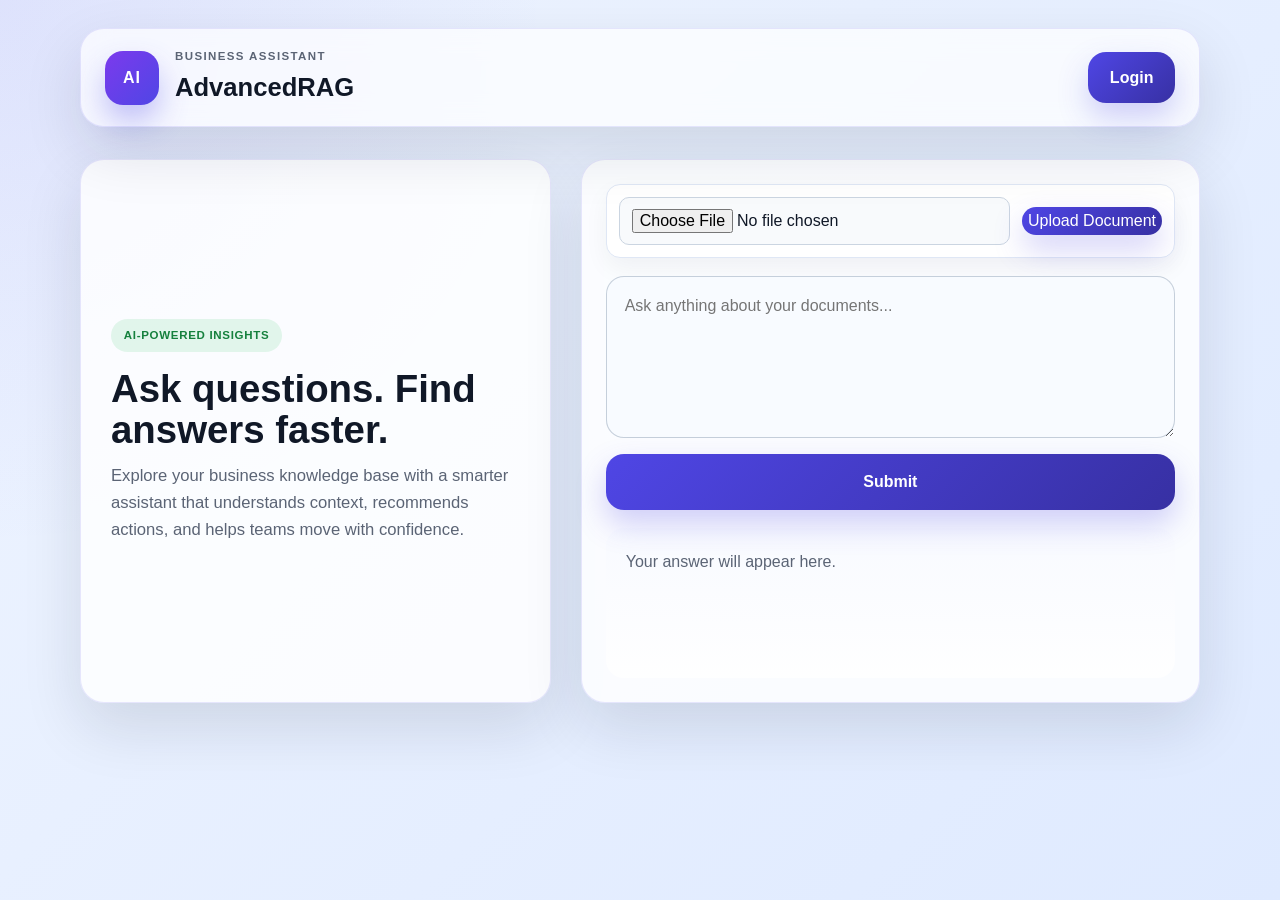
<file: frontend/index.html>
<!DOCTYPE html>
<html lang="en">

<head>
    <meta charset="UTF-8">
    <meta name="viewport" content="width=device-width, initial-scale=1.0">
    <title>AdvancedRAG</title>
    <link rel="stylesheet" href="style.css">
</head>

<body class="app-body">
    <main class="page-shell">
        <nav class="topbar">
            <div class="brand-wrap">
                <div class="brand-mark">AI</div>
                <div>
                    <span class="eyebrow">Business assistant</span>
                    <h1>AdvancedRAG</h1>
                </div>
            </div>
            <button type="button" class="primary-btn" onclick="window.location.href='login.html'">Login</button>
        </nav>

        <section class="hero-panel">
            <div class="hero-copy">
                <span class="tag">AI-powered insights</span>
                <h2>Ask questions. Find answers faster.</h2>
                <p>
                    Explore your business knowledge base with a smarter assistant that understands context,
                    recommends actions, and helps teams move with confidence.
                </p>
            </div>

            <div class="chat-card">
                <div class="upload-panel">
                    <input type="file" id="pdf-upload" accept=".pdf, .txt">
                    <button type="button" id="upload-btn">Upload Document</button>
                </div>

                <form id="chatbot" class="chat-form">
                    <label for="txt_value" class="sr-only">Your question</label>
                    <textarea id="txt_value" rows="5" placeholder="Ask anything about your documents..."></textarea>
                    <button type="submit">Submit</button>
                </form>

                <div id="cat-box" class="card response-box">
                    <p>Your answer will appear here.</p>
                </div>
            </div>
        </section>
    </main>
    <script src="script.js"></script>
</body>

</html>
</file>
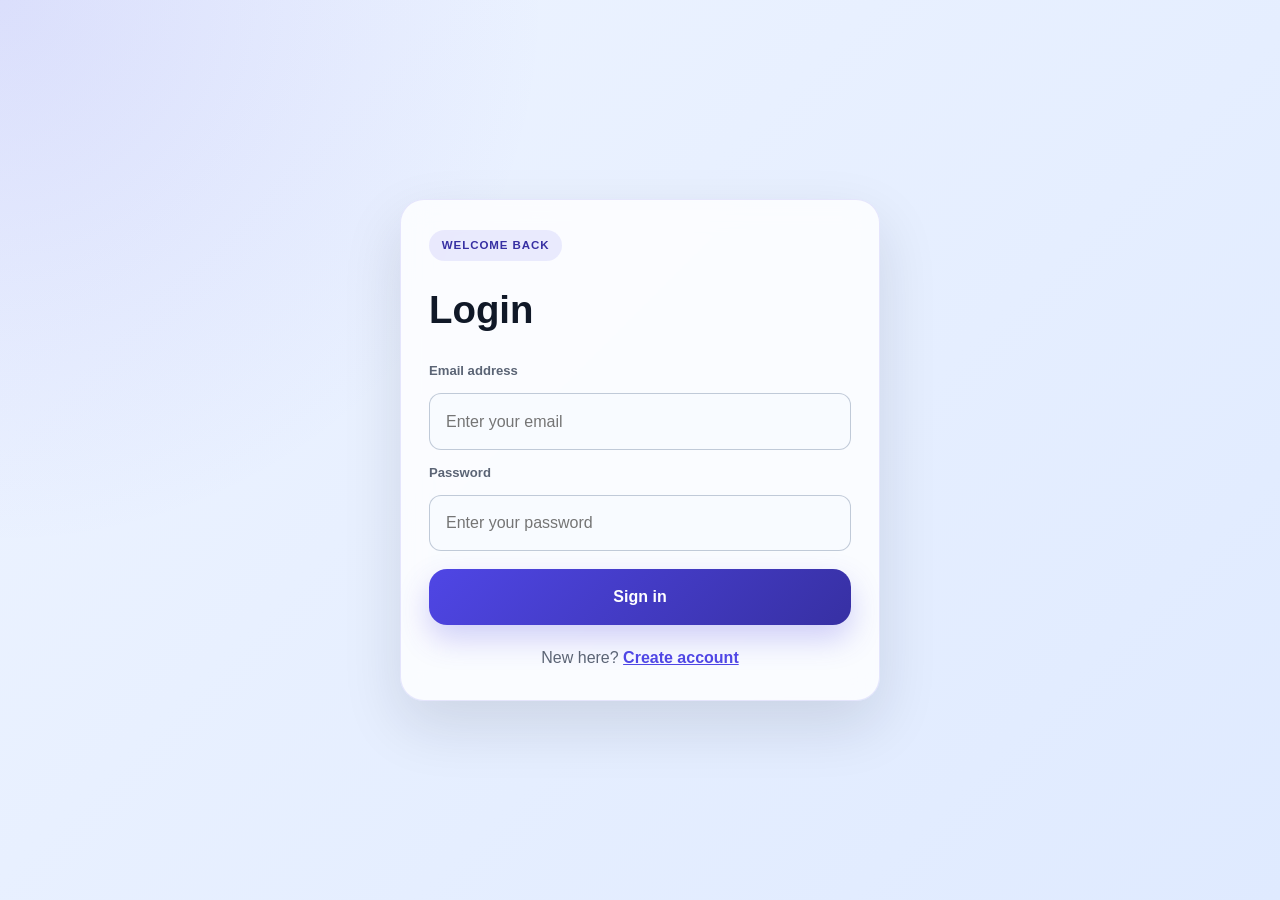
<file: frontend/login.html>
<!DOCTYPE html>
<html lang="en">
<head>
    <meta charset="UTF-8">
    <meta name="viewport" content="width=device-width, initial-scale=1.0">
    <title>Login</title>
    <link rel="stylesheet" href="style.css">
</head>
<body class="auth-body">
    <main class="auth-shell">
        <div class="auth-card">
            <span class="auth-badge">Welcome back</span>
            <form id="login" class="auth-form">
                <h1>Login</h1>

                <label for="login_email">Email address</label>
                <input id="login_email" type="email" required placeholder="Enter your email">

                <label for="login_pass">Password</label>
                <input id="login_pass" type="password" required placeholder="Enter your password">

                <button type="submit">Sign in</button>
                <p class="auth-switch">
                    New here? <a href="signup.html">Create account</a>
                </p>
            </form>
        </div>
    </main>
    <script src="script.js"></script>
</body>
</html>
</file>
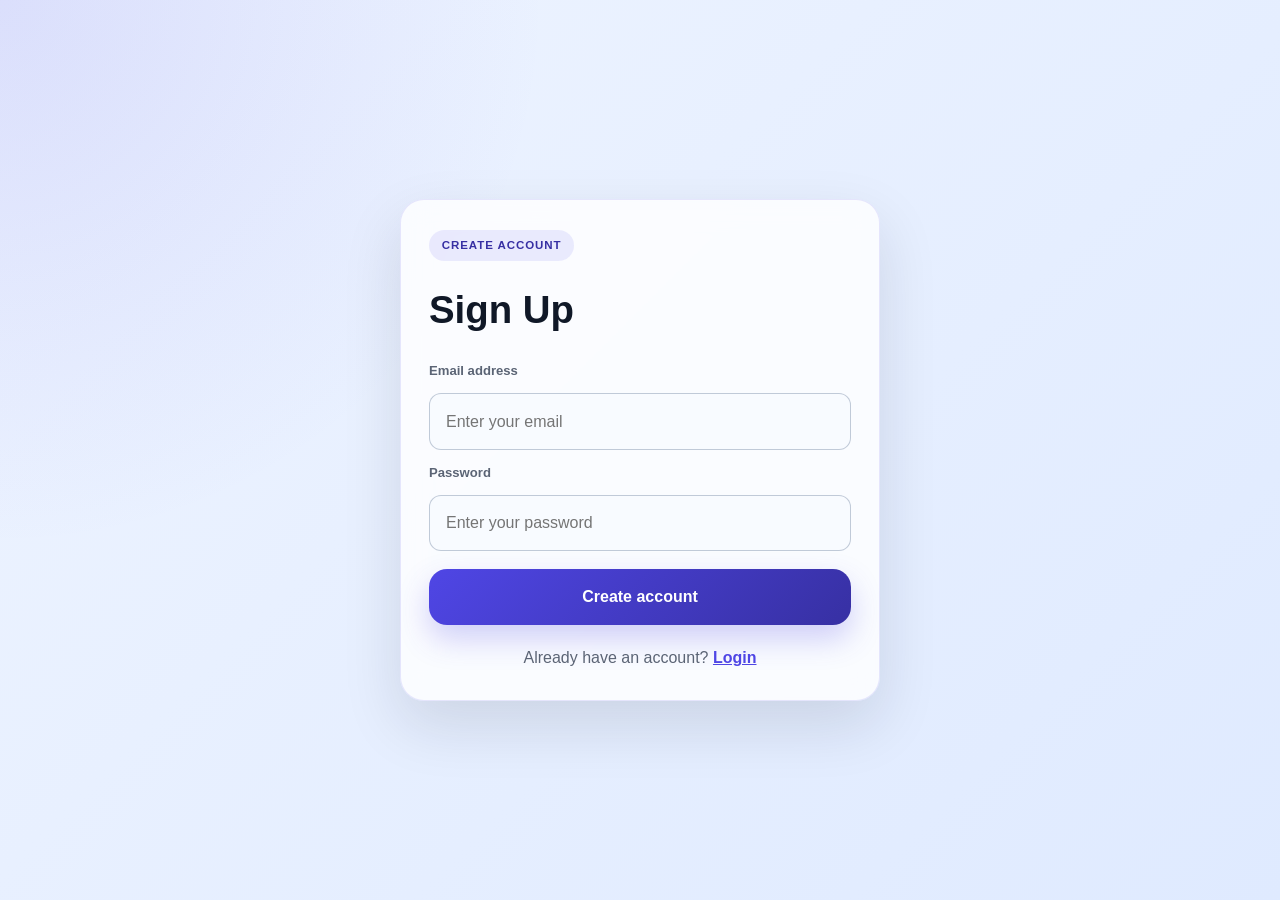
<file: frontend/signup.html>
<!DOCTYPE html>
<html lang="en">
<head>
    <meta charset="UTF-8">
    <meta name="viewport" content="width=device-width, initial-scale=1.0">
    <title>Login/SignUp</title>
    <link rel="stylesheet" href="style.css">
</head>
<body class="auth-body">
    <main class="auth-shell">
        <div class="auth-card">
            <span class="auth-badge">Create account</span>
            <form id="SignUp" class="auth-form">
                <h1>Sign Up</h1>

                <label for="signup_email">Email address</label>
                <input type="email" required placeholder="Enter your email" id="signup_email">

                <label for="signup_pass">Password</label>
                <input type="password" required placeholder="Enter your password" id="signup_pass">

                <button type="submit">Create account</button>
                <p class="auth-switch">
                    Already have an account? <a href="login.html">Login</a>
                </p>
            </form>
        </div>
        <div id="signup_display"></div>
    </main>
    <script src="script.js"></script>
</body>
</html>
</file>
<file: frontend/style.css>
:root {
    --primary: #4f46e5;
    --primary-dark: #3730a3;
    --bg: #eef4ff;
    --bg-deep: #dfeaff;
    --surface: rgba(255, 255, 255, 0.82);
    --card: #f8fbff;
    --text: #101827;
    --muted: #5b6475;
    --border: rgba(79, 70, 229, 0.12);
    --shadow: 0 24px 60px rgba(15, 23, 42, 0.12);
    --radius-lg: 24px;
    --radius-md: 18px;
}

* {
    box-sizing: border-box;
}

html {
    scroll-behavior: smooth;
}

body {
    margin: 0;
    min-height: 100vh;
    font-family: "Segoe UI", Tahoma, Geneva, Verdana, sans-serif;
    background: radial-gradient(circle at top left, rgba(79, 70, 229, 0.10), transparent 35%),
        linear-gradient(135deg, var(--bg), var(--bg-deep));
    color: var(--text);
    line-height: 1.6;
}

img {
    max-width: 100%;
    display: block;
}

button,
input,
textarea,
select {
    font: inherit;
}

button {
    border: none;
    border-radius: var(--radius-md);
    background: linear-gradient(135deg, var(--primary), var(--primary-dark));
    color: #fff;
    cursor: pointer;
    transition: transform 0.2s ease, box-shadow 0.2s ease;
    box-shadow: 0 14px 30px rgba(79, 70, 229, 0.25);
}

button:hover {
    transform: translateY(-1px);
    box-shadow: 0 18px 32px rgba(79, 70, 229, 0.3);
}

.page-shell {
    width: min(1120px, calc(100% - 32px));
    margin: 0 auto;
    padding: 28px 0 64px;
}

.topbar {
    display: flex;
    align-items: center;
    justify-content: space-between;
    gap: 18px;
    padding: 18px 24px;
    border: 1px solid var(--border);
    border-radius: var(--radius-lg);
    background: rgba(255, 255, 255, 0.7);
    backdrop-filter: blur(14px);
    box-shadow: var(--shadow);
}

.brand-wrap {
    display: flex;
    align-items: center;
    gap: 16px;
}

.brand-mark {
    width: 54px;
    height: 54px;
    border-radius: 18px;
    display: grid;
    place-items: center;
    font-weight: 800;
    letter-spacing: 0.07em;
    color: #fff;
    background: linear-gradient(135deg, #7c3aed, #4f46e5);
    box-shadow: 0 16px 30px rgba(79, 70, 229, 0.32);
}

.eyebrow {
    display: block;
    margin-bottom: 2px;
    color: var(--muted);
    font-size: 0.72rem;
    font-weight: 700;
    letter-spacing: 0.12em;
    text-transform: uppercase;
}

.topbar h1 {
    margin: 0;
    font-size: clamp(1.4rem, 2vw, 2.1rem);
}

.primary-btn {
    padding: 0.8rem 1.35rem;
    font-weight: 700;
}

.hero-panel {
    display: grid;
    grid-template-columns: 0.95fr 1.25fr;
    gap: 30px;
    align-items: stretch;
    margin-top: 32px;
}

.hero-copy,
.chat-card {
    border: 1px solid var(--border);
    border-radius: var(--radius-lg);
    background: var(--surface);
    box-shadow: var(--shadow);
}

.hero-copy {
    display: flex;
    flex-direction: column;
    justify-content: center;
    padding: 38px 30px;
}

.tag {
    display: inline-flex;
    align-self: flex-start;
    padding: 0.45rem 0.8rem;
    border-radius: 999px;
    font-size: 0.72rem;
    font-weight: 700;
    letter-spacing: 0.06em;
    text-transform: uppercase;
    background: rgba(34, 197, 94, 0.12);
    color: #15803d;
}

.hero-copy h2 {
    margin: 1rem 0 0.8rem;
    font-size: clamp(2.2rem, 3vw, 3.4rem);
    line-height: 1.08;
}

.hero-copy p {
    margin: 0;
    color: var(--muted);
    font-size: 1.04rem;
}

.chat-card {
    padding: 24px;
}

.upload-panel {
    display: flex;
    gap: 12px;
    align-items: center;
    margin-bottom: 18px;
    padding: 12px;
    border: 1px solid #dfe7f5;
    border-radius: 14px;
    background: #ffffff;
    box-shadow: 0 10px 24px rgba(15, 23, 42, 0.05);
}

#pdf-upload {
    flex: 1;
    padding: 10px 12px;
    border: 1px solid #cbd5e1;
    border-radius: 10px;
    background: #f8fafc;
    color: var(--text);
}

#upload-btn {
    white-space: nowrap;
}

.chat-form {
    display: flex;
    flex-direction: column;
    gap: 16px;
}

#txt_value {
    width: 100%;
    min-height: 150px;
    resize: vertical;
    padding: 16px 18px;
    border: 1px solid rgba(148, 163, 184, 0.5);
    border-radius: var(--radius-md);
    background: var(--card);
    color: var(--text);
    transition: border-color 0.2s ease, box-shadow 0.2s ease;
}

#txt_value:focus {
    outline: none;
    border-color: rgba(79, 70, 229, 0.8);
    box-shadow: 0 0 0 4px rgba(79, 70, 229, 0.12);
}

.chat-form button {
    width: 100%;
    padding: 0.95rem 1rem;
    font-weight: 700;
}

.response-box {
    margin-top: 18px;
    min-height: 150px;
    padding: 20px;
    border-radius: var(--radius-md);
    background: linear-gradient(180deg, rgba(248, 250, 255, 0.9), rgba(255, 255, 255, 0.85));
    color: var(--muted);
    line-height: 1.7;
}

.response-box p {
    margin: 0;
}

.auth-body {
    display: flex;
    align-items: center;
    justify-content: center;
    padding: 28px 16px;
    background: radial-gradient(circle at top left, rgba(79, 70, 229, 0.12), transparent 35%),
        linear-gradient(135deg, var(--bg), var(--bg-deep));
}

.auth-shell {
    width: min(480px, 100%);
}

.auth-card {
    padding: 30px 28px;
    border: 1px solid var(--border);
    border-radius: var(--radius-lg);
    background: rgba(255, 255, 255, 0.8);
    box-shadow: var(--shadow);
    backdrop-filter: blur(14px);
}

.auth-badge {
    display: inline-flex;
    padding: 0.4rem 0.8rem;
    border-radius: 999px;
    background: rgba(79, 70, 229, 0.10);
    color: var(--primary-dark);
    font-size: 0.72rem;
    font-weight: 700;
    letter-spacing: 0.08em;
    text-transform: uppercase;
}

.auth-form {
    display: flex;
    flex-direction: column;
    gap: 12px;
    margin-top: 18px;
}

.auth-form h1 {
    margin: 0 0 8px;
    font-size: clamp(2rem, 3vw, 2.6rem);
}

.auth-form label {
    font-size: 0.82rem;
    font-weight: 700;
    color: var(--muted);
}

.auth-form input {
    width: 100%;
    padding: 0.9rem 1rem;
    border: 1px solid rgba(148, 163, 184, 0.55);
    border-radius: 12px;
    background: #f8fbff;
    color: var(--text);
    transition: border-color 0.2s ease, box-shadow 0.2s ease;
}

.auth-form input:focus {
    outline: none;
    border-color: rgba(79, 70, 229, 0.8);
    box-shadow: 0 0 0 4px rgba(79, 70, 229, 0.12);
}

.auth-form button {
    width: 100%;
    padding: 0.95rem 1rem;
    margin-top: 6px;
    font-weight: 700;
}

.auth-switch {
    margin: 8px 0 0;
    text-align: center;
    color: var(--muted);
}

.auth-switch a {
    color: var(--primary);
    font-weight: 700;
}

.sr-only {
    position: absolute;
    width: 1px;
    height: 1px;
    padding: 0;
    margin: -1px;
    overflow: hidden;
    clip: rect(0, 0, 0, 0);
    white-space: nowrap;
    border: 0;
}

@media (max-width: 760px) {
    .hero-panel {
        grid-template-columns: 1fr;
    }

    .topbar {
        flex-direction: column;
        align-items: flex-start;
    }

    .primary-btn {
        width: 100%;
    }
}

@media (max-width: 480px) {
    .page-shell {
        width: min(100% - 20px, 1120px);
        padding-top: 20px;
    }

    .hero-copy,
    .chat-card {
        padding: 20px 18px;
    }

    .upload-panel {
        flex-direction: column;
        align-items: stretch;
    }
}
</file>
